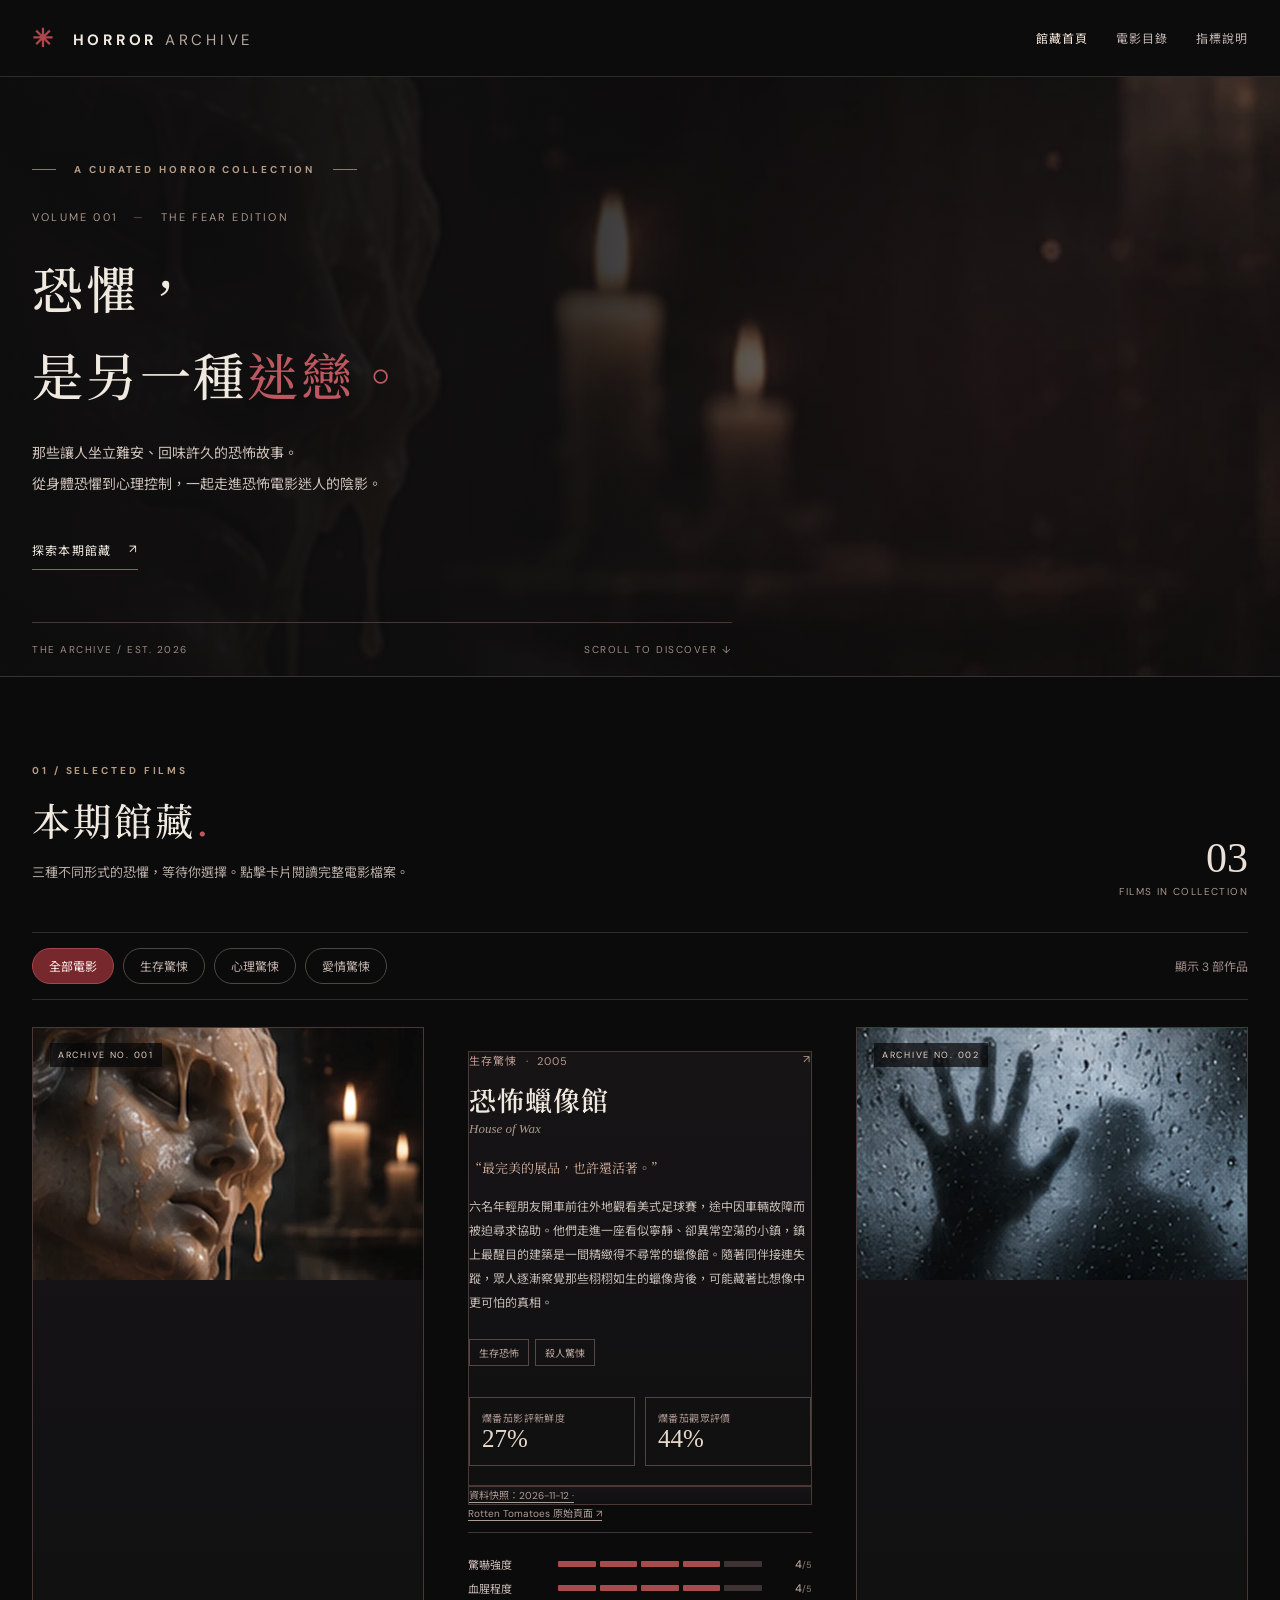
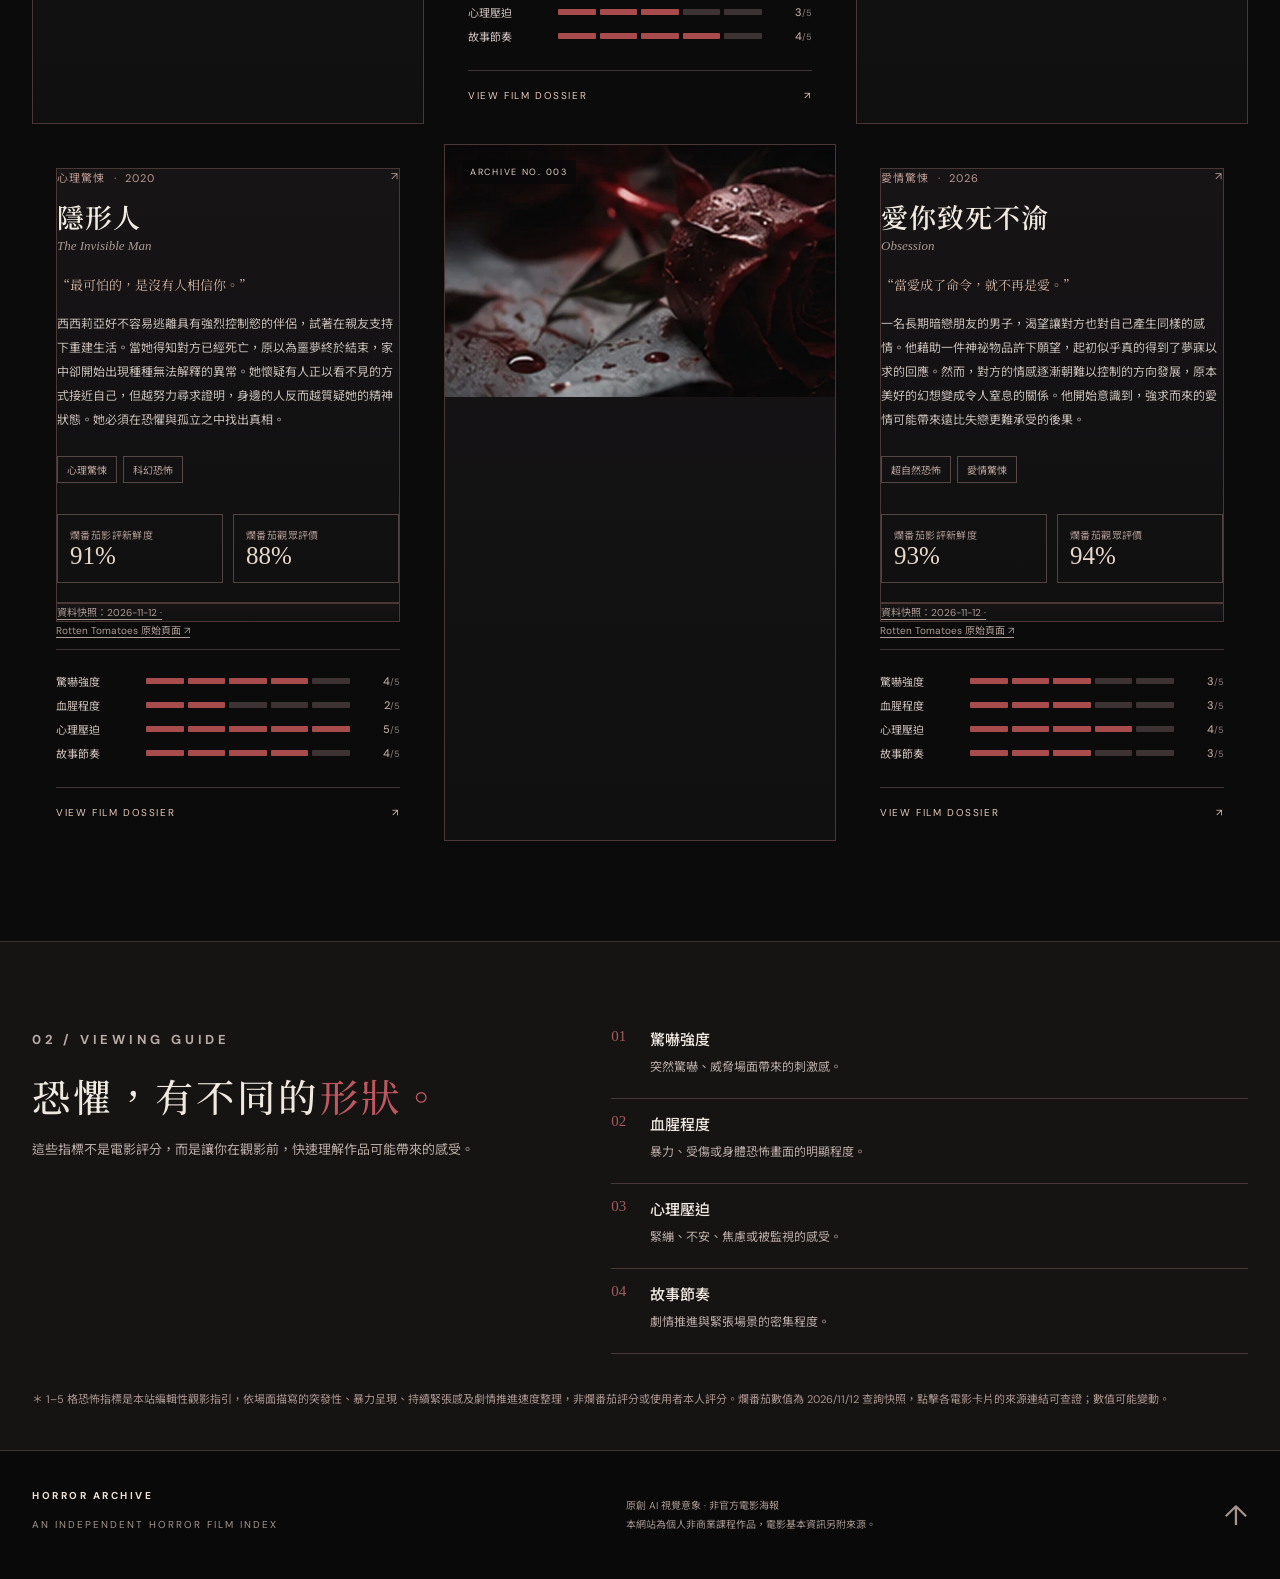
<file: index.html>
<!doctype html>
<html lang="zh-Hant"><head><meta charset="utf-8"><meta name="viewport" content="width=device-width, initial-scale=1"><meta name="description" content="恐懼，是另一種迷戀。精選恐怖電影，探索故事、類型與恐怖指標。"><title>HORROR ARCHIVE｜恐怖電影檔案館</title><link rel="stylesheet" href="style.css"></head>
<body><header class="sitebar"><nav class="wrap nav" aria-label="主要導覽"><a href="index.html" class="brand"><span class="brand-star">✳</span> HORROR <span class="brand-lite">ARCHIVE</span></a><div class="navlinks"><a href="index.html" aria-current="page">館藏首頁</a><a href="#collection">電影目錄</a><a href="#guide">指標說明</a></div></nav></header>
<main><section class="hero"><div class="hero-art" aria-hidden="true"></div><div class="wrap hero-content"><div class="overline"><span class="line"></span> A CURATED HORROR COLLECTION <span class="line"></span></div><div class="hero-kicker">VOLUME 001 <span>—</span> THE FEAR EDITION</div><h1>恐懼，<br>是另一種<span class="accent">迷戀。</span></h1><p class="hero-desc">那些讓人坐立難安、回味許久的恐怖故事。<br>從身體恐懼到心理控制，一起走進恐怖電影迷人的陰影。</p><a class="text-link hero-link" href="#collection">探索本期館藏 <span aria-hidden="true">↗</span></a><div class="hero-meta"><span>THE ARCHIVE / EST. 2026</span><span>SCROLL TO DISCOVER <span aria-hidden="true">↓</span></span></div></div></section>
<section class="collection wrap" id="collection"><div class="section-top"><div><p class="overline left">01 / SELECTED FILMS</p><h2>本期館藏<span class="serif-italic">.</span></h2><p class="section-intro">三種不同形式的恐懼，等待你選擇。點擊卡片閱讀完整電影檔案。</p></div><div class="count"><strong id="movie-count">03</strong><span>FILMS IN COLLECTION</span></div></div><div class="filterline"><div class="filters" id="filters" aria-label="依電影類型篩選"><button type="button" class="filter active" data-filter="all" aria-pressed="true">全部電影</button><button type="button" class="filter" data-filter="生存驚悚" aria-pressed="false">生存驚悚</button><button type="button" class="filter" data-filter="心理驚悚" aria-pressed="false">心理驚悚</button><button type="button" class="filter" data-filter="愛情驚悚" aria-pressed="false">愛情驚悚</button></div><span id="filter-count" class="filter-count">顯示 3 部作品</span></div><div class="grid" id="movie-grid"></div><div class="empty" id="empty-state" hidden>目前沒有符合這個類型的館藏。</div></section>
<section class="guide" id="guide"><div class="wrap guide-grid"><div><p class="overline left">02 / VIEWING GUIDE</p><h2>恐懼，有不同的<span class="serif-italic">形狀。</span></h2><p>這些指標不是電影評分，而是讓你在觀影前，快速理解作品可能帶來的感受。</p></div><div class="guide-items"><div><span class="guide-num">01</span><div><h3>驚嚇強度</h3><p>突然驚嚇、威脅場面帶來的刺激感。</p></div></div><div><span class="guide-num">02</span><div><h3>血腥程度</h3><p>暴力、受傷或身體恐怖畫面的明顯程度。</p></div></div><div><span class="guide-num">03</span><div><h3>心理壓迫</h3><p>緊繃、不安、焦慮或被監視的感受。</p></div></div><div><span class="guide-num">04</span><div><h3>故事節奏</h3><p>劇情推進與緊張場景的密集程度。</p></div></div></div></div><div class="wrap guide-disclaimer">＊ 1–5 格恐怖指標是本站編輯性觀影指引，依場面描寫的突發性、暴力呈現、持續緊張感及劇情推進速度整理，非爛番茄評分或使用者本人評分。爛番茄數值為 2026/11/12 查詢快照，點擊各電影卡片的來源連結可查證；數值可能變動。</div></section></main>
<footer class="footer"><div class="wrap footer-inner"><div><strong>HORROR ARCHIVE</strong><p>AN INDEPENDENT HORROR FILM INDEX</p></div><div>原創 AI 視覺意象 · 非官方電影海報<br>本網站為個人非商業課程作品，電影基本資訊另附來源。</div><a href="#top" id="to-top" aria-label="返回頁首">↑</a></div></footer><script src="movies.js"></script><script src="site.js"></script></body></html>
</file>
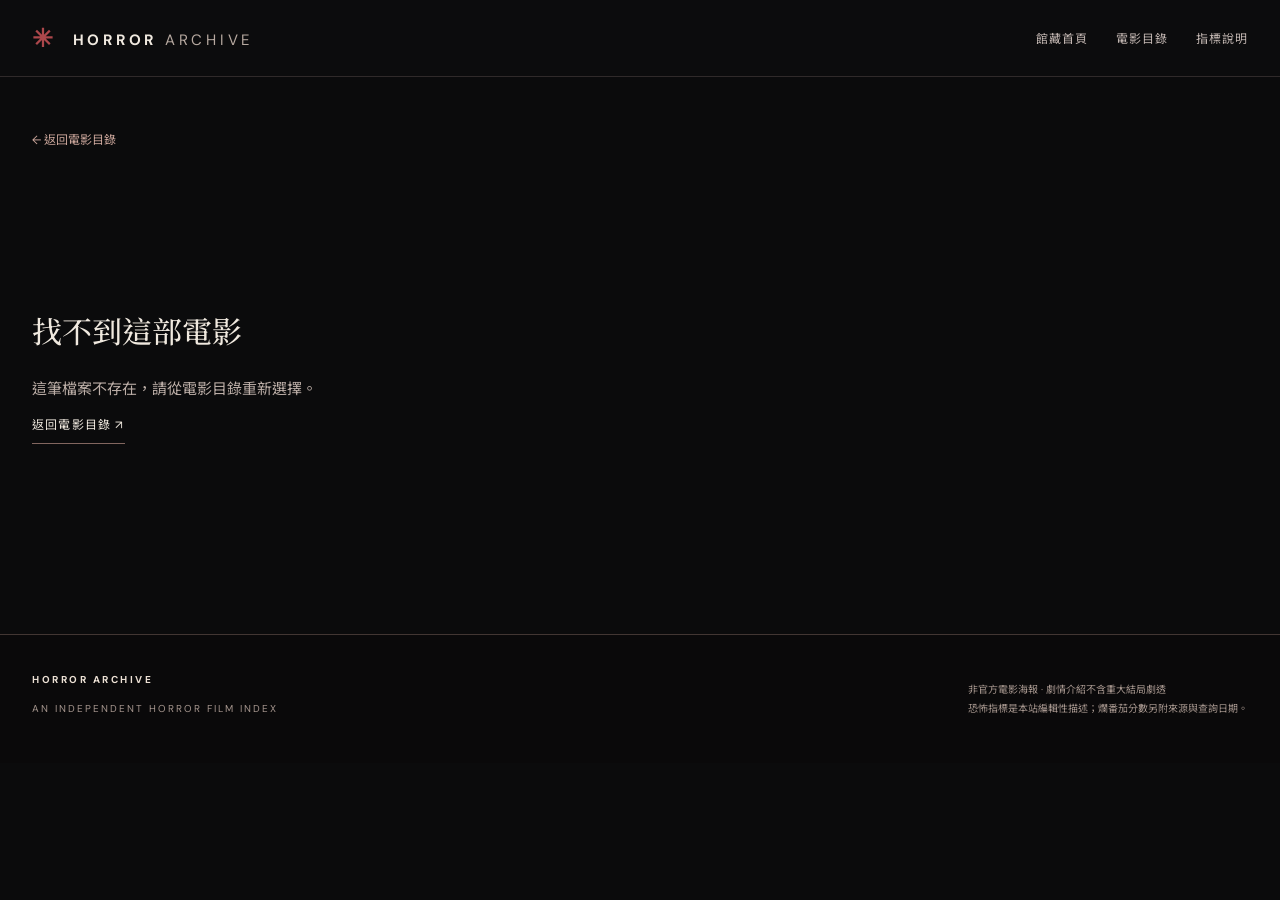
<file: movie.html>
<!doctype html><html lang="zh-Hant"><head><meta charset="utf-8"><meta name="viewport" content="width=device-width, initial-scale=1"><meta name="description" content="HORROR ARCHIVE — 無重大劇透的恐怖電影介紹與觀影指標"><title>電影檔案｜HORROR ARCHIVE</title><link rel="stylesheet" href="style.css"></head><body><header class="sitebar"><nav class="wrap nav" aria-label="主要導覽"><a href="index.html" class="brand"><span class="brand-star">✳</span> HORROR <span class="brand-lite">ARCHIVE</span></a><div class="navlinks"><a href="index.html">館藏首頁</a><a href="index.html#collection">電影目錄</a><a href="index.html#guide">指標說明</a></div></nav></header><main class="wrap detail"><a class="back" href="index.html#collection">← 返回電影目錄</a><article id="movie-detail"></article></main><footer class="footer"><div class="wrap footer-inner"><div><strong>HORROR ARCHIVE</strong><p>AN INDEPENDENT HORROR FILM INDEX</p></div><div>非官方電影海報 · 劇情介紹不含重大結局劇透<br>恐怖指標是本站編輯性描述；爛番茄分數另附來源與查詢日期。</div></div></footer><script src="movies.js"></script><script src="site.js"></script></body></html>
</file>
<file: style.css>
@import url('https://fonts.googleapis.com/css2?family=DM+Sans:wght@400;500;600;700&family=Noto+Sans+TC:wght@400;500;600;700&family=Noto+Serif+TC:wght@400;500;600;700&display=swap');
:root{color-scheme:dark;--bg:#0b0b0c;--panel:#111113;--line:#393335;--cream:#f0e9df;--muted:#b7aba6;--red:#a33a42;--gold:#b69b83}*{box-sizing:border-box}html{scroll-behavior:smooth}body{margin:0;background:var(--bg);color:var(--cream);font-family:'DM Sans','Noto Sans TC',sans-serif;font-size:15px}a{color:inherit;text-decoration:none}button{font:inherit}.wrap{width:min(1250px,calc(100% - 64px));margin:auto}.sitebar{background:#0c0c0deF;border-bottom:1px solid #302a2a;position:relative;z-index:5}.nav{min-height:76px;display:flex;align-items:center;justify-content:space-between;gap:22px}.brand{font-size:15px;letter-spacing:.25em;font-weight:700;white-space:nowrap}.brand-star{color:#ac474b;font-size:25px;vertical-align:-2px;margin-right:8px}.brand-lite{font-weight:400;color:#b7a9a0}.navlinks{display:flex;align-items:center;gap:28px;font-size:12px;letter-spacing:.08em;color:#c2b6b1}.navlinks a:hover,.navlinks a[aria-current=page]{color:#f5e5d9}.hero{position:relative;min-height:570px;overflow:hidden;border-bottom:1px solid var(--line);background:radial-gradient(circle at 79% 48%,#362021 0,transparent 40%),#100e0f}.hero-art{position:absolute;inset:0;background:linear-gradient(90deg,#0e0d0efc 1%,#0e0d0ee0 34%,#0e0d0e31 80%),url('assets/wax.webp') right center/auto 110% no-repeat;opacity:.63;filter:saturate(.62)}.hero-content{position:relative;padding-top:86px}.overline{color:var(--gold);font-size:10px;font-weight:700;letter-spacing:.29em;display:flex;align-items:center;gap:18px}.overline .line{width:24px;height:1px;background:#8e7770}.overline.left{display:block}.hero-kicker{margin-top:34px;color:#a8968c;letter-spacing:.2em;font-size:11px}.hero-kicker span{padding:0 10px;color:#8a4546}.hero h1,.section-top h2,.guide h2,.detail h1,.detail h2{font-family:'Noto Serif TC',serif;font-weight:500}.hero h1{font-size:clamp(30px,4vw,55px);line-height:1.7;letter-spacing:.055em;margin:20px 0 20px;max-width:820px}.accent,.serif-italic{color:#bd5860}.hero-desc{color:#ccc0b9;font-size:14px;line-height:2.2}.text-link{display:inline-flex;gap:18px;border-bottom:1px solid #82665f;padding:0 0 10px;font-size:12px;letter-spacing:.1em}.text-link:hover,.back:hover{color:#f5a4a5}.hero-link{margin-top:27px}.hero-meta{border-top:1px solid #4a3735;margin-top:52px;padding:20px 0;display:flex;max-width:700px;justify-content:space-between;color:#9d8983;letter-spacing:.15em;font-size:10px}.collection{padding:77px 0 100px}.section-top{display:flex;align-items:end;justify-content:space-between;gap:26px}.section-top h2,.guide h2{margin:15px 0 14px;font-size:clamp(30px,3vw,42px);letter-spacing:.08em}.section-intro{font-size:13px;color:var(--muted);line-height:1.9}.count{display:flex;flex-direction:column;align-items:end;color:#ab9790;gap:3px;font-size:10px;letter-spacing:.14em}.count strong{font-family:Georgia,serif;color:#ece1d8;font-size:42px;font-weight:400;letter-spacing:0}.filterline{display:flex;justify-content:space-between;gap:15px;align-items:center;margin:34px 0 27px;padding:15px 0;border-top:1px solid #302d2d;border-bottom:1px solid #302d2d}.filters{display:flex;gap:9px;flex-wrap:wrap}.filter{cursor:pointer;color:#c2b1ab;background:transparent;border:1px solid #514642;border-radius:25px;padding:8px 16px;font-size:12px}.filter:hover{border-color:#a77b70}.filter.active{background:#76282d;color:#fff2ed;border-color:#a4464b}.filter-count{font-size:12px;color:#9f8e89;white-space:nowrap}.grid{display:grid;grid-template-columns:repeat(3,minmax(0,1fr));gap:20px}.movie{display:flex;flex-direction:column;border:1px solid #4a3837;background:linear-gradient(180deg,#171416,#101011);transition:transform .2s,border-color .2s;overflow:hidden}.movie:hover{transform:translateY(-5px);border-color:#a55c5a}.movie-image{position:relative;aspect-ratio:1.55;overflow:hidden;background:#251a19}.movie-image img{width:100%;height:100%;object-fit:cover;display:block;filter:saturate(.77);transition:transform .5s}.movie:hover img{transform:scale(1.05)}.image-index{position:absolute;top:15px;left:17px;background:#080809b8;padding:6px 8px;font-size:9px;letter-spacing:.19em;color:#e4d0c4}.moviebody{padding:24px 24px 22px;display:flex;flex-direction:column;flex:1}.movie-meta{display:flex;justify-content:space-between;color:#ba9991;font-size:11px;letter-spacing:.1em}.dot{padding:0 4px}.movie h3{font-family:'Noto Serif TC',serif;font-size:27px;font-weight:600;letter-spacing:.04em;margin:12px 0 2px}.original{margin:0;color:#aa9993;font-family:Georgia,serif;font-style:italic;font-size:13px}.tagline{margin:21px 0 6px;font-family:'Noto Serif TC',serif;font-size:13px;color:#d6b4a2}.blurb{font-size:12px;line-height:2;color:#c5bbb5;display:-webkit-box;-webkit-line-clamp:5;-webkit-box-orient:vertical;overflow:hidden}.movie-tags{margin:12px 0 17px;display:flex;flex-wrap:wrap;gap:6px}.tag{font-size:10px;border:1px solid #574845;color:#bda6a0;padding:5px 9px}.metrics{border-top:1px solid #403638;padding-top:15px;margin-top:auto}.indicator{display:grid;grid-template-columns:82px 1fr 42px;gap:8px;align-items:center;font-size:11px;color:#cdbfba;margin:8px 0}.bars{display:flex;gap:4px}.bars i{height:6px;flex:1;display:block;background:#3d3334;border-radius:1px}.bars i.on{background:#a84b4d}.indicator b{font-weight:500;color:#bfa79e;text-align:right}.indicator small{color:#7f7270}.readmore{border-top:1px solid #403638;padding-top:18px;margin-top:18px;color:#e5c8b8;font-size:10px;letter-spacing:.16em;display:flex;justify-content:space-between}.rt-scores{display:grid;grid-template-columns:1fr 1fr;gap:10px;margin:14px 0 19px}.rt-score{border:1px solid #514441;padding:12px}.rt-score span{display:block;color:#ad9690;font-size:10px;letter-spacing:.04em}.rt-score strong{font-family:Georgia,serif;font-size:25px;font-weight:400;color:#e7d8c9}.rt-source{font-size:10px;color:#ad9c94;margin-top:0;line-height:1.7}.rt-source a{text-decoration:underline;text-underline-offset:3px}.empty{padding:50px;text-align:center;color:#cdbdb6}.guide{background:#161313;border-top:1px solid #3c3231;padding:72px 0 40px}.guide-grid{display:grid;grid-template-columns:1fr 1.25fr;gap:70px}.guide p{font-size:13px;color:#b9aba5;line-height:2}.guide-items>div{display:flex;gap:24px;padding:14px 0;border-bottom:1px solid #463938}.guide-num{color:#a35c5d;font-family:Georgia,serif}.guide h3{margin:0;font-size:15px;font-weight:500}.guide-items p{margin:5px 0;font-size:12px}.guide-disclaimer{padding-top:34px;font-size:11px;line-height:2;color:#a9948d}.footer{border-top:1px solid #423633;padding:35px 0;background:#0a090a}.footer-inner{display:flex;align-items:center;justify-content:space-between;gap:24px;color:#a6968e;font-size:10px;line-height:1.9}.footer strong{color:#ede1d5;letter-spacing:.25em}.footer p{letter-spacing:.2em}.back{display:inline-block;margin:0 0 35px;font-size:12px;color:#cba69b}.detail{padding:52px 0 90px}.detail-heading h1{font-size:clamp(33px,5vw,62px);margin:13px 0 8px}.detail-original{color:#ac9991;font-family:Georgia,serif;font-size:16px;font-style:italic}.detail-art{height:min(480px,44vw);min-height:260px;position:relative;overflow:hidden;margin:34px 0 55px;background:#251b1b}.detail-art img{width:100%;height:100%;object-fit:cover;display:block}.detail-art span{position:absolute;bottom:15px;left:20px;background:#090909bb;padding:8px 12px;font-size:10px;letter-spacing:.1em}.detail-columns{display:grid;grid-template-columns:1.6fr 1fr;gap:80px}.detail h2{font-size:27px;margin:12px 0 20px}.detail-prose{font-size:14px;line-height:2.3;color:#ccc0b8}.no-spoiler{font-size:11px;color:#b89c8e}.spaced{margin-top:52px}.highlights>div{display:flex;gap:19px;border-top:1px solid #413938;padding:13px 0;font-size:13px;line-height:1.8;color:#d0c2b8}.highlights span{color:#a54a4b}.highlights p{margin:0}.sources{margin-top:40px;font-size:12px;color:#ad9e96;line-height:1.9}.sources a{text-decoration:underline}.side-card{border-top:1px solid #a44b4e;background:#171415;margin-bottom:22px;padding:25px}.fact{display:flex;justify-content:space-between;gap:12px;border-bottom:1px solid #403837;padding:14px 0;font-size:12px}.fact span{color:#a89891}.fact strong{max-width:65%;text-align:right;font-weight:400}.metric-note{font-size:11px;line-height:1.9;color:#a99991}.next-films{display:flex;align-items:center;justify-content:space-between;gap:20px;border-top:1px solid #473937;margin-top:60px;padding:24px 0}.notfound{padding:100px 0}.notfound h1{font-size:30px}.notfound p{color:#bcaea7}#to-top{font-size:28px}@media(max-width:1000px){.grid{grid-template-columns:repeat(2,minmax(0,1fr))}.detail-columns{gap:35px}}@media(max-width:720px){.wrap{width:calc(100% - 34px)}.nav{min-height:70px;display:block;padding:15px 0}.navlinks{gap:14px;flex-wrap:wrap;margin:13px 0 0;font-size:11px}.hero{min-height:510px}.hero-art{background:linear-gradient(90deg,#0e0d0ef7,#0e0d0eab),url('assets/wax.webp') center/cover no-repeat}.hero-content{padding-top:64px}.hero h1{font-size:32px;line-height:1.7}.hero-meta{margin-top:40px}.collection{padding:55px 0}.section-top{align-items:start}.grid{grid-template-columns:1fr}.filterline{align-items:start;flex-direction:column}.guide-grid,.detail-columns{grid-template-columns:1fr;gap:24px}.guide{padding:50px 0 30px}.footer-inner{align-items:start;flex-direction:column}.detail{padding:35px 0 60px}.detail-art{height:280px;margin:24px 0 38px}.movie-image{aspect-ratio:1.6}.indicator{grid-template-columns:90px 1fr 40px}}

/* Film expansion studio: restrained editorial styling shared with the archive */
.navlinks .nav-add{border:1px solid #85565a;padding:10px 14px;color:#f4ded2;white-space:nowrap}.navlinks .nav-add:hover{background:#482125}.expand-cta{margin-top:42px;padding:30px 36px;border:1px solid #53403f;background:linear-gradient(110deg,#1b1516,#100f10);display:flex;align-items:center;justify-content:space-between;gap:24px}.expand-cta h3{font-family:'Noto Serif TC',serif;font-size:25px;font-weight:500;margin:12px 0}.expand-cta p:not(.overline){font-size:12px;line-height:1.9;color:#b9aba5;margin:0}.cta-button{display:inline-flex;align-items:center;justify-content:space-between;gap:25px;padding:14px 20px;border:1px solid #b36a69;background:#6c2c32;color:#f8ece7;cursor:pointer;font-size:12px;letter-spacing:.09em;white-space:nowrap}.cta-button:hover{background:#873c43}.studio{padding:54px 0 100px}.studio h1,.studio h2,.publish-help h2{font-family:'Noto Serif TC',serif;font-weight:500}.studio h1{font-size:clamp(36px,5vw,64px);margin:18px 0}.studio-intro{max-width:850px;color:#c5b8b1;font-size:14px;line-height:2}.studio code{color:#e3c0ae;background:#281e20;padding:2px 5px;font-size:.9em}.workflow{display:grid;grid-template-columns:1fr 1fr;gap:24px;margin-top:42px}.work-panel{padding:32px;background:linear-gradient(140deg,#171314,#0f0e0f);border:1px solid #4a3939;min-width:0}.panel-kicker{font-size:10px;letter-spacing:.23em;color:#bb9a87}.work-panel h2{font-size:25px;margin:14px 0 22px}.work-panel label{display:block;margin:22px 0 9px;color:#e9ded6;font-size:13px}.required{font-size:10px;color:#db9b9c}.subtle{font-size:11px;color:#97877f}.work-panel input,.work-panel textarea{width:100%;padding:13px 14px;border:1px solid #665453;background:#0c0b0c;color:#f4e9dd;font:inherit;font-size:13px;border-radius:0;line-height:1.7}.work-panel textarea{resize:vertical}.work-panel input:focus,.work-panel textarea:focus{outline:2px solid #aa7771;outline-offset:1px}.generate{margin-top:23px}.panel-explain,.placeholder{font-size:13px;line-height:2;color:#c4b5ab}.placeholder{border:1px dashed #514545;padding:25px;margin-top:30px}.result textarea{min-height:280px;font-size:12px}.copy-btn{border:1px solid #9d6663;background:transparent;color:#f3d9ce;cursor:pointer;padding:12px 18px;margin-top:13px}.copy-btn:hover{background:#382022}.copy-status{font-size:12px;color:#ddbaab;min-height:21px}.publish-help{border-top:1px solid #4e3d3a;margin-top:56px;padding-top:35px}.publish-help h2{font-size:28px}.publish-help ol{padding-left:25px;line-height:2.2;color:#d4c7bf;font-size:14px}.publish-help li{padding-left:6px;margin:12px 0}.honesty{background:#191516;border-left:2px solid #a55e5d;padding:16px 21px;line-height:2;font-size:12px;color:#c7b6ad}
@media(max-width:760px){.workflow{grid-template-columns:1fr}.expand-cta{align-items:flex-start;flex-direction:column;padding:22px}.work-panel{padding:23px}.studio{padding:36px 0 70px}}
</file>
